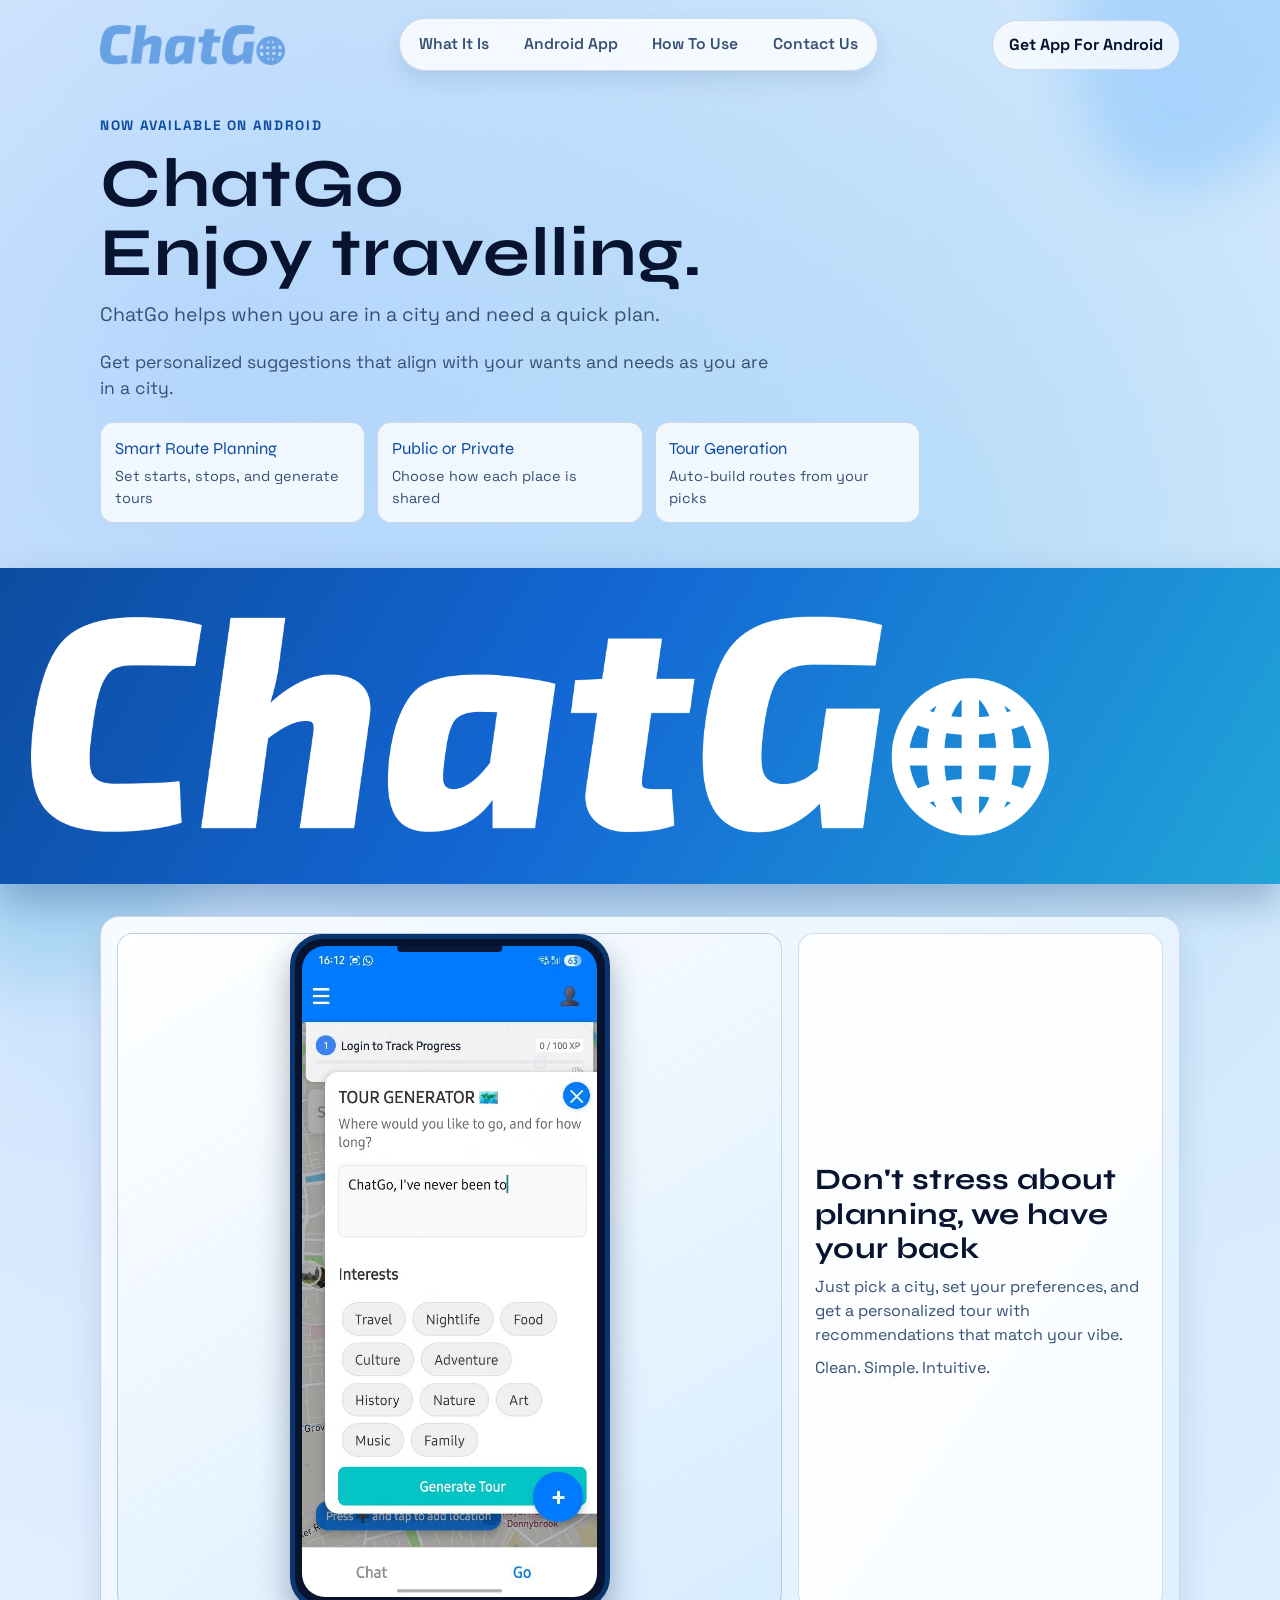
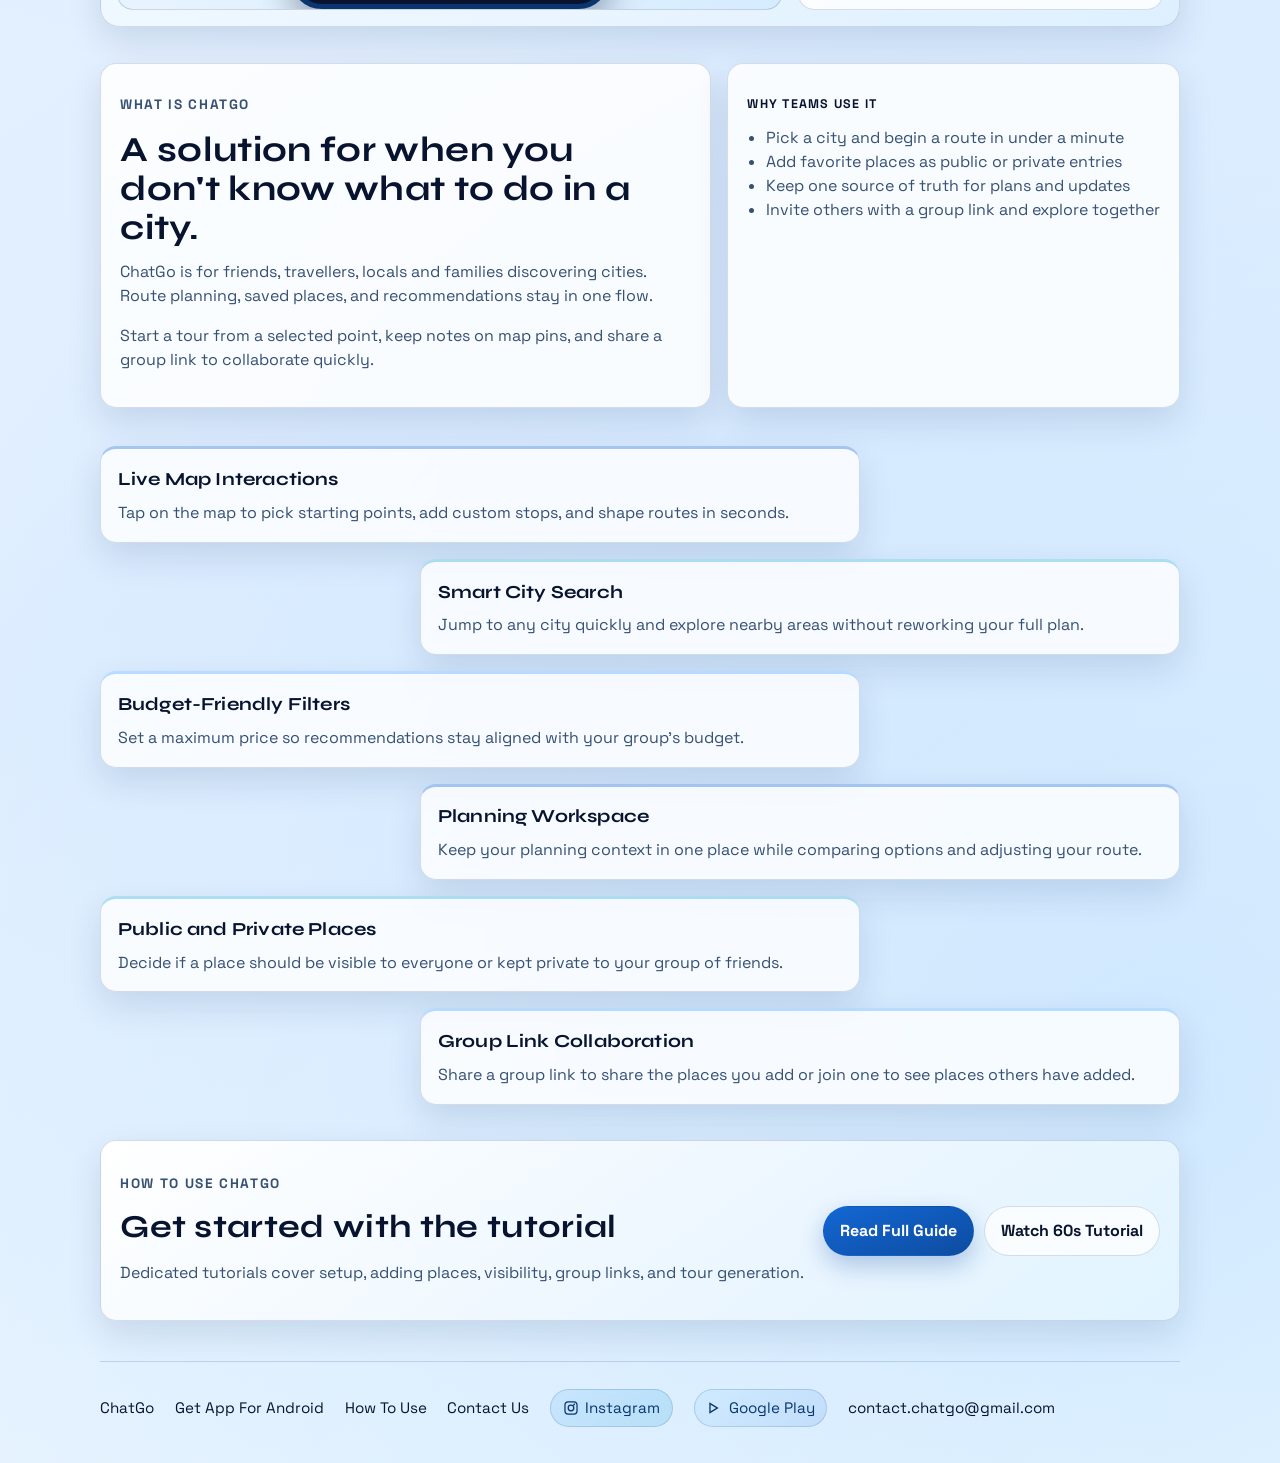
<file: index.html>
<!doctype html>
<html lang="en">
  <head>
    <meta charset="UTF-8" />
    <meta name="viewport" content="width=device-width, initial-scale=1.0" />
    <meta
      name="description"
      content="ChatGo turns your city into a live, social map. Build routes, discover spots, and share where to go next."
    />
    <title>ChatGo</title>
    <link rel="preconnect" href="https://fonts.googleapis.com" />
    <link rel="preconnect" href="https://fonts.gstatic.com" crossorigin />
    <link
      href="https://fonts.googleapis.com/css2?family=Syne:wght@500;700;800&family=Space+Grotesk:wght@400;500;700&display=swap"
      rel="stylesheet"
    />
    <link rel="stylesheet" href="./styles.css" />
    <link rel="icon" type="image/png" href="./img/favicon.png" />
    <link rel="apple-touch-icon" href="./img/favicon.png" />
  </head>
  <body>
    <div class="ambient ambient-top"></div>
    <div class="ambient ambient-bottom"></div>

    <header class="site-header reveal">
      <a href="#" class="brand" aria-label="ChatGo home">
        <img class="brand-logo" src="./img/index/logo/indexLogo.png" alt="ChatGo" />
      </a>
      <nav class="site-nav" aria-label="Primary">
        <a href="#what-is-chatgo">What It Is</a>
        <a href="./android.html">Android App</a>
        <a href="./how-to.html">How To Use</a>
        <a href="./contact.html">Contact Us</a>
      </nav>
      <a class="btn btn-outline" href="./android.html">Get App For Android</a>
    </header>

    <main>
      <section class="hero reveal">
        <p class="kicker">Now available on Android</p>
        <h1>ChatGo<br />Enjoy travelling.</h1>
        <div class="hero-copy-stack">
          <p class="hero-copy">
            ChatGo helps when you are in a city and need a quick plan.
          </p>
          <p class="hero-copy hero-copy-compact">
            Get personalized suggestions that align with your wants
            and needs as you are in a city.
          </p>
        </div>
        <div class="hero-highlights" aria-label="Product highlights">
          <article>
            <p class="value">Smart Route Planning</p>
            <p class="label">Set starts, stops, and generate tours</p>
          </article>
          <article>
            <p class="value">Public or Private</p>
            <p class="label">Choose how each place is shared</p>
          </article>
          <article>
            <p class="value">Tour Generation</p>
            <p class="label">Auto-build routes from your picks</p>
          </article>
        </div>
      </section>

      <section class="top-logo-panel reveal" aria-label="ChatGo brand panel">
        <img class="top-logo-image" src="./img/index/logo/horizontal%20big%20logo.png" alt="ChatGo" />
      </section>

      <section class="hero-showcase reveal" aria-label="Visual app preview">
        <figure class="showcase-screen">
          <div class="phone-frame" aria-hidden="true">
            <div class="phone-notch"></div>
            <img class="showcase-image" src="./img/index/main screen.jpg" alt="ChatGo app screen preview" />
          </div>
        </figure>
        <div class="showcase-copy">
          <h2>Don't stress about planning, 
            we have your back</h2>
          <p>
            Just pick a city, set your preferences, 
            and get a personalized tour 
            with recommendations that match your vibe.
          </p>
          <p>
            Clean. Simple. Intuitive.
          </p>
        </div>
      </section>

      <section id="what-is-chatgo" class="split reveal">
        <div class="split-copy">
          <p class="kicker">What Is ChatGo</p>
          <h2>A solution for when you don't know what to do in a city.</h2>
          <p>
            ChatGo is for friends, travellers, locals and families discovering cities.
            Route planning, saved places, and recommendations stay in one flow.
          </p>
          <p>
            Start a tour from a selected point, keep notes on map pins,
            and share a group link to collaborate quickly.
          </p>
        </div>
        <div class="split-panel">
          <p class="panel-label">Why teams use it</p>
          <ul>
            <li>Pick a city and begin a route in under a minute</li>
            <li>Add favorite places as public or private entries</li>
            <li>Keep one source of truth for plans and updates</li>
            <li>Invite others with a group link and explore together</li>
          </ul>
        </div>
      </section>

      <section class="feature-grid" aria-label="ChatGo features">
        <article class="feature-card reveal">
          <h2>Live Map Interactions</h2>
          <p>
            Tap on the map to pick starting points, add custom stops, and shape routes in seconds.
          </p>
        </article>
        <article class="feature-card reveal">
          <h2>Smart City Search</h2>
          <p>
            Jump to any city quickly and explore nearby areas without reworking your full plan.
          </p>
        </article>
        <article class="feature-card reveal">
          <h2>Budget-Friendly Filters</h2>
          <p>
            Set a maximum price so recommendations stay aligned with your group's budget.
          </p>
        </article>
        <article class="feature-card reveal">
          <h2>Planning Workspace</h2>
          <p>
            Keep your planning context in one place while comparing options and adjusting your route.
          </p>
        </article>
        <article class="feature-card reveal">
          <h2>Public and Private Places</h2>
          <p>
            Decide if a place should be visible to everyone or kept private to your group of friends.
          </p>
        </article>
        <article class="feature-card reveal">
          <h2>Group Link Collaboration</h2>
          <p>
            Share a group link to share the places you add or join one to see places others have added.
          </p>
        </article>
      </section>

      <section class="tutorial-teaser reveal" aria-label="Tutorial overview">
        <div>
          <p class="kicker">How To Use ChatGo</p>
          <h2>Get started with the tutorial</h2>
          <p>
            Dedicated tutorials cover setup, adding places, visibility,
            group links, and tour generation.
          </p>
        </div>
        <div class="tutorial-actions">
          <a class="btn btn-primary" href="./how-to.html">Read Full Guide</a>
          <a class="btn btn-outline" href="https://youtube.com/shorts/Ru880uUQqyM?feature=share" target="_blank" rel="noopener noreferrer">Watch 60s Tutorial</a>
        </div>
      </section>

    </main>

    <footer class="site-footer reveal">
      <p>ChatGo</p>
      <a href="./android.html">Get App For Android</a>
      <a href="./how-to.html">How To Use</a>
      <a href="./contact.html">Contact Us</a>
      <a class="social-link instagram-link" href="https://www.instagram.com/chatgo_tourism?igsh=anB2eDV4ZXRpM3I0" target="_blank" rel="noopener noreferrer" aria-label="ChatGo on Instagram">
        <svg class="social-icon" viewBox="0 0 24 24" aria-hidden="true" focusable="false">
          <path d="M7.8 2h8.4A5.8 5.8 0 0 1 22 7.8v8.4a5.8 5.8 0 0 1-5.8 5.8H7.8A5.8 5.8 0 0 1 2 16.2V7.8A5.8 5.8 0 0 1 7.8 2Zm0 1.9A3.9 3.9 0 0 0 3.9 7.8v8.4a3.9 3.9 0 0 0 3.9 3.9h8.4a3.9 3.9 0 0 0 3.9-3.9V7.8a3.9 3.9 0 0 0-3.9-3.9H7.8Zm8.95 1.45a1.3 1.3 0 1 1 0 2.6 1.3 1.3 0 0 1 0-2.6ZM12 6.85A5.15 5.15 0 1 1 6.85 12 5.15 5.15 0 0 1 12 6.85Zm0 1.9A3.25 3.25 0 1 0 15.25 12 3.25 3.25 0 0 0 12 8.75Z" />
        </svg>
        <span>Instagram</span>
      </a>
      <a class="social-link play-link" href="https://play.google.com/store/apps/details?id=com.chatgorn" target="_blank" rel="noopener noreferrer" aria-label="ChatGo on Google Play">
        <svg class="social-icon" viewBox="0 0 24 24" aria-hidden="true" focusable="false">
          <path d="M5 3.5v17L19 12 5 3.5Zm2 3.6L15.1 12 7 16.9V7.1Z" />
        </svg>
        <span>Google Play</span>
      </a>
      <a href="mailto:contact.chatgo@gmail.com">contact.chatgo@gmail.com</a>
    </footer>

    <script src="./script.js"></script>
  </body>
</html>
</file>
<file: styles.css>
:root {
  --bg: #edf5ff;
  --bg-soft: #dfeeff;
  --bg-tint: #f2fbff;
  --ink: #08142f;
  --muted: #365073;
  --brand: #1367d4;
  --brand-strong: #0d4ca0;
  --brand-soft: #5e9aeb;
  --brand-cyan: #21a5d8;
  --brand-teal: #2f8fb6;
  --brand-deep: #0a356e;
  --accent: #8ec6ff;
  --accent-ice: #b7e4ff;
  --accent-mist: #d7efff;
  --card: #ffffff;
  --line: rgba(13, 53, 112, 0.16);
  --shadow: 0 14px 34px rgba(11, 42, 87, 0.12);
}

* {
  box-sizing: border-box;
}

body {
  margin: 0;
  font-family: "Space Grotesk", sans-serif;
  background:
    radial-gradient(circle at 16% 12%, rgba(40, 133, 245, 0.24), transparent 44%),
    radial-gradient(circle at 72% 18%, rgba(33, 165, 216, 0.16), transparent 40%),
    radial-gradient(circle at 92% 88%, rgba(115, 185, 255, 0.24), transparent 46%),
    linear-gradient(145deg, var(--bg) 0%, var(--bg-soft) 58%, var(--bg-tint) 100%);
  color: var(--ink);
  min-height: 100vh;
  line-height: 1.5;
}

h1,
h2,
.brand-name {
  font-family: "Syne", sans-serif;
  margin: 0;
  letter-spacing: 0.01em;
}

a {
  color: inherit;
  text-decoration: none;
}

.site-header,
main,
.site-footer {
  width: min(1080px, calc(100% - 2.2rem));
  margin-inline: auto;
}

.site-header {
  display: flex;
  justify-content: space-between;
  align-items: center;
  gap: 1.1rem;
  padding-top: 1.15rem;
}

.site-nav {
  display: inline-flex;
  align-items: center;
  flex-wrap: wrap;
  justify-content: center;
  gap: 0.35rem;
  padding: 0.32rem;
  border-radius: 999px;
  border: 1px solid var(--line);
  background: rgba(255, 255, 255, 0.82);
  box-shadow: 0 10px 22px rgba(11, 42, 87, 0.1);
}

.site-nav a {
  font-size: 0.98rem;
  font-weight: 600;
  color: var(--muted);
  border-radius: 999px;
  padding: 0.52rem 0.9rem;
  transition: background-color 180ms ease, color 180ms ease;
}

.site-nav a:hover,
.site-nav a[aria-current='page'] {
  background: linear-gradient(145deg, rgba(19, 103, 212, 0.12), rgba(33, 165, 216, 0.14));
  color: var(--brand-strong);
}

.brand {
  display: inline-flex;
  align-items: center;
  gap: 0.65rem;
}

.brand-logo {
  display: block;
  height: 2.5rem;
  width: auto;
  object-fit: contain;
}

.brand-badge {
  width: 2rem;
  height: 2rem;
  border-radius: 0.6rem;
  display: inline-flex;
  align-items: center;
  justify-content: center;
  color: #fff;
  background: linear-gradient(160deg, var(--brand), var(--brand-soft));
  font-family: "Syne", sans-serif;
  font-weight: 800;
}

.brand-name {
  font-weight: 700;
  font-size: 1.1rem;
}

main {
  padding-bottom: 2.5rem;
}

.top-logo-panel {
  width: 100vw;
  margin-left: calc(50% - 50vw);
  margin-top: 2.8rem;
  margin-bottom: 2rem;
  padding: clamp(2rem, 4vw, 3rem) 0;
  border-radius: 0;
  background: linear-gradient(120deg, #0d4ca0 0%, #1367d4 44%, #21a5d8 100%);
  box-shadow: 0 18px 36px rgba(10, 53, 110, 0.3);
  display: flex;
  align-items: center;
  justify-content: center;
}

.top-logo-image {
  width: min(1120px, calc(100% - 2.2rem));
  height: auto;
  max-height: 220px;
  object-fit: contain;
  display: block;
  transform: translateX(-100px);
}

.hero {
  margin-top: 2.8rem;
  max-width: 820px;
}

.kicker {
  font-size: 0.85rem;
  text-transform: uppercase;
  letter-spacing: 0.12em;
  color: var(--brand-strong);
  font-weight: 700;
  margin-bottom: 0.9rem;
}

.hero h1 {
  font-size: clamp(2rem, 6vw, 4.3rem);
  line-height: 1;
  max-width: 12ch;
  margin-top: 0.35rem;
}

.hero-copy {
  margin-top: 1.25rem;
  font-size: clamp(1rem, 2.8vw, 1.22rem);
  color: var(--muted);
  max-width: 62ch;
}

.hero-copy-stack {
  margin-top: 0.75rem;
}

.hero-copy-stack .hero-copy {
  margin-top: 0;
}

.hero-copy-compact {
  margin-top: 0.45rem;
  font-size: clamp(0.95rem, 2.4vw, 1.1rem);
}

.hero-points {
  margin-top: 1rem;
  display: grid;
  grid-template-columns: repeat(3, minmax(0, 1fr));
  gap: 0.65rem;
}

.hero-points article {
  display: flex;
  align-items: flex-start;
  gap: 0.55rem;
  padding: 0.68rem 0.75rem;
  border-radius: 0.8rem;
  background: rgba(255, 255, 255, 0.72);
  border: 1px solid var(--line);
}

.hero-glyph {
  width: 1.6rem;
  height: 1.6rem;
  border-radius: 999px;
  display: inline-flex;
  align-items: center;
  justify-content: center;
  color: #fff;
  font-family: "Syne", sans-serif;
  font-size: 0.78rem;
  background: linear-gradient(165deg, var(--brand), var(--brand-soft));
  box-shadow: 0 7px 12px rgba(13, 76, 160, 0.2);
}

.hero-points .value {
  margin: 0;
  font-family: "Syne", sans-serif;
  color: var(--brand-strong);
  font-size: 0.95rem;
}

.hero-points .label {
  margin: 0.2rem 0 0;
  color: var(--muted);
  font-size: 0.84rem;
}

.hero-actions {
  display: flex;
  flex-wrap: wrap;
  gap: 0.7rem;
  margin-top: 1.4rem;
}

.btn {
  display: inline-flex;
  align-items: center;
  justify-content: center;
  min-height: 2.8rem;
  padding: 0.75rem 1rem;
  border-radius: 999px;
  border: 1px solid transparent;
  font-weight: 700;
  transition: transform 180ms ease, box-shadow 180ms ease, background-color 180ms ease;
}

.btn:hover {
  transform: translateY(-1px);
}

.btn-primary {
  background: linear-gradient(160deg, var(--brand), var(--brand-strong));
  color: #fff;
  box-shadow: 0 10px 24px rgba(13, 76, 160, 0.28);
}

.btn-ghost {
  border-color: var(--line);
  background: rgba(255, 255, 255, 0.6);
}

.btn-outline {
  border-color: var(--line);
  background: rgba(255, 255, 255, 0.75);
}

.hero-highlights {
  margin-top: 1.3rem;
  display: grid;
  grid-template-columns: repeat(3, minmax(0, 1fr));
  gap: 0.75rem;
}

.hero-highlights article {
  background: rgba(255, 255, 255, 0.8);
  border: 1px solid var(--line);
  border-radius: 0.85rem;
  padding: 0.8rem 0.85rem;
}

.hero-highlights .value {
  margin: 0;
  font-family: "Syne", sans-serif;
  font-size: 1.05rem;
  color: var(--brand-strong);
}

.hero-highlights .label {
  margin: 0.3rem 0 0;
  color: var(--muted);
  font-size: 0.9rem;
}

.hero-showcase {
  margin-top: 2rem;
  display: grid;
  grid-template-columns: minmax(0, 1.55fr) minmax(260px, 0.85fr);
  gap: 1rem;
  align-items: stretch;
  background: linear-gradient(125deg, #f6fbff 0%, #eaf5ff 58%, #def0ff 100%);
  border: 1px solid var(--line);
  border-radius: 1.2rem;
  box-shadow: var(--shadow);
  padding: 1rem;
}

.showcase-screen {
  margin: 0;
  min-height: 340px;
  border-radius: 1rem;
  border: 1px solid rgba(13, 53, 112, 0.2);
  background: linear-gradient(150deg, rgba(255, 255, 255, 0.95), rgba(206, 232, 255, 0.68));
  display: flex;
  align-items: center;
  justify-content: center;
  overflow: hidden;
}

.phone-frame {
  position: relative;
  width: min(100%, 320px);
  aspect-ratio: 9 / 19;
  border-radius: 2rem;
  border: 5px solid #0a356e;
  background: #08142f;
  padding: 0.45rem;
  box-shadow: 0 16px 32px rgba(8, 20, 47, 0.34);
  overflow: hidden;
}

.phone-notch {
  position: absolute;
  top: 0.35rem;
  left: 50%;
  transform: translateX(-50%);
  width: 34%;
  height: 0.5rem;
  border-radius: 999px;
  background: rgba(8, 20, 47, 0.95);
  z-index: 2;
}

.showcase-image {
  width: 100%;
  height: 100%;
  border-radius: 1.45rem;
  object-fit: cover;
}

.showcase-copy {
  border-radius: 1rem;
  border: 1px solid rgba(13, 53, 112, 0.16);
  background: rgba(255, 255, 255, 0.82);
  padding: 1rem;
  display: flex;
  flex-direction: column;
  justify-content: center;
}

.showcase-copy h2 {
  font-size: clamp(1.35rem, 2.8vw, 1.85rem);
  line-height: 1.16;
}

.showcase-copy p {
  margin: 0.55rem 0 0;
  color: var(--muted);
}

.split {
  margin-top: 2.2rem;
  display: grid;
  grid-template-columns: 1.35fr 1fr;
  gap: 1rem;
}

.split-copy,
.split-panel {
  background: rgba(255, 255, 255, 0.84);
  border: 1px solid var(--line);
  border-radius: 1rem;
  padding: 1.2rem;
  box-shadow: var(--shadow);
}

.split-copy h2 {
  font-size: clamp(1.4rem, 3.4vw, 2.2rem);
  line-height: 1.12;
  max-width: 20ch;
}

.split-copy p {
  color: var(--muted);
  margin-top: 0.75rem;
}

.split-panel ul {
  margin: 0.72rem 0 0;
  padding-left: 1.15rem;
  color: var(--muted);
}

.feature-grid {
  margin-top: 2.4rem;
  display: grid;
  grid-template-columns: 1fr;
  gap: 1rem;
}

.feature-card {
  width: min(100%, 760px);
  background: rgba(255, 255, 255, 0.8);
  backdrop-filter: blur(4px);
  border: 1px solid var(--line);
  border-radius: 1rem;
  padding: 1.05rem;
  box-shadow: var(--shadow);
}

.feature-card:nth-child(odd) {
  justify-self: start;
}

.feature-card:nth-child(even) {
  justify-self: end;
}

.feature-card:nth-child(3n + 1) {
  border-top: 3px solid rgba(19, 103, 212, 0.36);
}

.feature-card:nth-child(3n + 2) {
  border-top: 3px solid rgba(33, 165, 216, 0.34);
}

.feature-card:nth-child(3n) {
  border-top: 3px solid rgba(142, 198, 255, 0.6);
}

.feature-card h2 {
  font-size: 1.15rem;
  margin-bottom: 0.45rem;
}

.feature-card p {
  margin: 0;
  color: var(--muted);
}

.screenshots {
  margin-top: 2.2rem;
  background: rgba(255, 255, 255, 0.58);
  border: 1px solid var(--line);
  border-radius: 1rem;
  padding: 1.2rem;
  box-shadow: var(--shadow);
}

.section-heading h2 {
  font-size: clamp(1.4rem, 3.3vw, 2rem);
  line-height: 1.15;
}

.section-heading p {
  color: var(--muted);
  margin-top: 0.7rem;
}

.screenshots-strip {
  margin-top: 2.2rem;
  padding: 0.8rem 0 0;
}

.flow-ribbon {
  margin-top: 1rem;
  padding: 0.55rem;
  border-radius: 999px;
  border: 1px solid var(--line);
  background: rgba(255, 255, 255, 0.66);
  display: flex;
  align-items: center;
  flex-wrap: wrap;
  gap: 0.45rem;
}

.flow-ribbon p {
  margin: 0;
  padding: 0.35rem 0.75rem;
  border-radius: 999px;
  color: var(--muted);
  font-size: 0.9rem;
  background: rgba(255, 255, 255, 0.78);
}

.flow-ribbon span {
  display: inline-flex;
  align-items: center;
  justify-content: center;
  width: 1.35rem;
  height: 1.35rem;
  border-radius: 999px;
  margin-right: 0.32rem;
  font-size: 0.75rem;
  font-weight: 700;
  color: #fff;
  background: linear-gradient(165deg, var(--brand), var(--brand-soft));
}

.screenshots-strip .btn {
  margin-top: 1rem;
}

.shot-grid {
  margin-top: 1rem;
  display: grid;
  grid-template-columns: repeat(3, minmax(0, 1fr));
  gap: 0.95rem;
}

.shot-card {
  margin: 0;
  background: #fff;
  border: 1px solid var(--line);
  border-radius: 0.95rem;
  padding: 0.75rem;
}

.shot-frame {
  height: 360px;
  border-radius: 0.7rem;
  border: 2px dashed rgba(19, 103, 212, 0.28);
  background: linear-gradient(165deg, #edf5ff, #d6e8ff);
  display: flex;
  align-items: center;
  justify-content: center;
  text-align: center;
  color: #3a66a4;
  font-weight: 700;
}

.shot-card figcaption {
  margin-top: 0.6rem;
  color: var(--muted);
  font-size: 0.9rem;
}

.tutorial-teaser {
  margin-top: 2.2rem;
  background: linear-gradient(145deg, #ffffff, #ebf6ff 62%, #e1f4ff 100%);
  border: 1px solid var(--line);
  border-radius: 1rem;
  padding: 1.2rem;
  box-shadow: var(--shadow);
  display: flex;
  gap: 1rem;
  justify-content: space-between;
  align-items: center;
}

.tutorial-actions {
  display: flex;
  flex-wrap: wrap;
  gap: 0.6rem;
}

.tutorial-teaser h2 {
  font-size: clamp(1.35rem, 3.1vw, 2rem);
  line-height: 1.14;
}

.tutorial-teaser p {
  color: var(--muted);
}

.release {
  margin-top: 1.9rem;
  display: grid;
  grid-template-columns: 1.45fr 1fr;
  gap: 1rem;
}

.release-copy,
.release-panel {
  background: var(--card);
  border: 1px solid var(--line);
  border-radius: 1rem;
  padding: 1.25rem;
  box-shadow: var(--shadow);
}

.release-copy h2 {
  font-size: clamp(1.5rem, 4.2vw, 2.25rem);
  line-height: 1.08;
}

.release-copy p {
  color: var(--muted);
  margin-top: 0.8rem;
}

.release-panel {
  background: linear-gradient(170deg, #f2f9ff, #e9f7ff 52%, #fff 100%);
}

.panel-label {
  font-weight: 700;
  text-transform: uppercase;
  letter-spacing: 0.1em;
  font-size: 0.78rem;
}

.release-panel ul {
  margin: 0.7rem 0 0;
  padding-left: 1.1rem;
  color: var(--muted);
}

.release-help {
  margin-top: 0.8rem;
  color: var(--muted);
  font-size: 0.92rem;
}

.guide-intro {
  margin-top: 2.25rem;
  max-width: 78ch;
}

.guide-intro h2 {
  font-size: clamp(1.45rem, 3.5vw, 2.2rem);
  line-height: 1.14;
  max-width: 28ch;
}

.guide-intro p {
  color: var(--muted);
  margin-top: 0.65rem;
}

.flow-separator {
  margin: 1.2rem 0;
  height: 1.4rem;
  background:
    linear-gradient(90deg, transparent 0%, rgba(19, 103, 212, 0.25) 48%, transparent 100%),
    repeating-linear-gradient(90deg, transparent 0 26px, rgba(13, 76, 160, 0.2) 26px 28px);
  border-radius: 999px;
  opacity: 0.8;
}

.tutorial-section {
  margin-top: 0.4rem;
}

.tutorial-picker {
  margin-top: 0.8rem;
}

.tutorial-picker h2 {
  font-size: clamp(1.4rem, 3vw, 1.9rem);
  margin-top: 0.35rem;
}

.tutorial-choice-grid {
  margin-top: 0.9rem;
  display: grid;
  grid-template-columns: repeat(2, minmax(0, 1fr));
  gap: 0.85rem;
}

.tutorial-choice {
  display: block;
  border: 1px solid var(--line);
  border-radius: 0.95rem;
  padding: 0.9rem;
  background: rgba(255, 255, 255, 0.8);
  box-shadow: var(--shadow);
  transition: transform 180ms ease, border-color 180ms ease;
}

.tutorial-choice:hover {
  transform: translateY(-2px);
  border-color: rgba(19, 103, 212, 0.45);
}

.choice-title {
  margin: 0;
  font-family: "Syne", sans-serif;
  color: var(--brand-strong);
  font-size: 1rem;
}

.choice-copy {
  margin: 0.35rem 0 0;
  color: var(--muted);
  font-size: 0.92rem;
}

.tutorial-topic {
  background: rgba(255, 255, 255, 0.52);
  border: 1px solid var(--line);
  grid-template-columns: 88px minmax(0, 1fr) minmax(300px, 0.82fr);
  padding: 1rem;
}

.topic-steps {
  margin: 0.5rem 0 0;
  color: var(--muted);
  grid-template-columns: 88px minmax(0, 1fr);
}

.topic-steps li + li {
  margin-top: 0.42rem;
}

.topic-shots {
  margin-top: 0.95rem;
  display: grid;
  grid-template-columns: repeat(3, minmax(0, 1fr));
  gap: 0.75rem;
}

.topic-shots-four {
  grid-template-columns: repeat(4, minmax(0, 1fr));
}

.topic-shots .step-shot-frame {
  height: 300px;
}

.tutorial-section .section-heading {
  margin-bottom: 1rem;
}

.tutorial-section .section-heading h2 {
  font-size: clamp(1.45rem, 3.2vw, 2rem);
}

.tutorial-section .section-heading p {
  color: var(--muted);
}

.tutorial-step {
  position: relative;
  display: grid;
  grid-template-columns: 72px minmax(0, 1fr) minmax(300px, 0.82fr);
  align-items: start;
  gap: 1.1rem;
  margin-bottom: 0.9rem;
}

.hero + .tutorial-step {
  margin-top: 1.55rem;
}

.tutorial-step-text {
  grid-template-columns: 72px minmax(0, 1fr);
}

.tutorial-step::before {
  content: '';
  position: absolute;
  left: 72px;
  top: 0;
  bottom: 0;
  width: 2px;
  background: linear-gradient(to bottom, rgba(19, 103, 212, 0.46), rgba(19, 103, 212, 0.08));
}

.tutorial-step-reverse {
  grid-template-columns: 88px minmax(300px, 0.82fr) minmax(0, 1fr);
}

.tutorial-step-reverse .step-copy {
  order: 3;
}

.tutorial-step-reverse .step-shot {
  order: 2;
}

.step-meta {
  position: relative;
  z-index: 1;
  padding-top: 0.2rem;
  transform: translateX(-0.7rem);
  display: flex;
  flex-direction: column;
  align-items: center;
}

.step-number {
  width: 2.2rem;
  height: 2.2rem;
  border-radius: 999px;
  display: inline-flex;
  align-items: center;
  justify-content: center;
  background: linear-gradient(165deg, var(--brand), var(--brand-soft));
  color: #fff;
  font-family: "Syne", sans-serif;
  font-size: 0.92rem;
  font-weight: 700;
  box-shadow: 0 8px 14px rgba(13, 76, 160, 0.2);
}

.step-meta .panel-label {
  margin-top: 0.45rem;
  max-width: 7ch;
  text-align: center;
}

.step-copy h2 {
  font-size: clamp(1.38rem, 3.2vw, 2rem);
  line-height: 1.14;
  max-width: 24ch;
}

.step-copy h3 {
  margin: 0.7rem 0 0;
  font-family: "Syne", sans-serif;
  font-size: clamp(1.2rem, 2.5vw, 1.6rem);
  line-height: 1.16;
  max-width: 26ch;
}

.step-copy h3 + p {
  margin-top: 0.45rem;
}

.step-copy p {
  color: var(--muted);
  margin-top: 0.6rem;
}

.step-copy ul {
  margin: 0.6rem 0 0;
  color: var(--muted);
  padding-left: 1.1rem;
}

.step-shot {
  margin: 0;
  display: flex;
  flex-direction: column;
  align-items: center;
}

.step-shot-image {
  width: min(100%, 330px);
  aspect-ratio: 9 / 19;
  height: auto;
  border-radius: 1rem;
  border: 1px solid var(--line);
  object-fit: contain;
  background: linear-gradient(180deg, #f8fbff, #ecf4ff);
  box-shadow: var(--shadow);
}

.step-shot-media,
.step-shot-video {
  width: min(100%, 330px);
  aspect-ratio: 9 / 19;
  height: auto;
  border-radius: 1rem;
  border: 1px solid var(--line);
  object-fit: contain;
  background: linear-gradient(180deg, #f8fbff, #ecf4ff);
  box-shadow: var(--shadow);
}

.step-shot-frame {
  min-height: 440px;
  border-radius: 1rem;
  border: 2px dashed rgba(19, 103, 212, 0.34);
  background:
    linear-gradient(165deg, rgba(255, 255, 255, 0.98), rgba(227, 240, 255, 0.95)),
    repeating-linear-gradient(0deg, transparent 0 18px, rgba(19, 103, 212, 0.06) 18px 19px);
  display: flex;
  align-items: center;
  justify-content: center;
  color: #325e99;
  font-family: "Syne", sans-serif;
  font-size: 1.12rem;
  text-align: center;
  padding: 1rem;
  line-height: 1.28;
}

.step-shot figcaption {
  margin-top: 0.5rem;
  color: var(--muted);
  font-size: 0.9rem;
  text-align: center;
  max-width: 42ch;
}

.guide-checklist {
  margin-top: 2rem;
  padding: 1rem 0;
  border-top: 1px solid rgba(13, 53, 112, 0.2);
  border-bottom: 1px solid rgba(13, 53, 112, 0.2);
}

.guide-checklist ul {
  margin: 0.55rem 0 0;
  color: var(--muted);
  padding-left: 1.1rem;
}

.contact-section {
  margin-top: 2.2rem;
  background: rgba(255, 255, 255, 0.62);
  border: 1px solid var(--line);
  border-radius: 1rem;
  padding: 1.2rem;
  box-shadow: var(--shadow);
}

.contact-form {
  margin-top: 1rem;
  display: grid;
  grid-template-columns: repeat(2, minmax(0, 1fr));
  gap: 0.75rem;
}

.contact-form label {
  grid-column: span 2;
  font-size: 0.86rem;
  text-transform: uppercase;
  letter-spacing: 0.08em;
  color: var(--brand-strong);
  font-weight: 700;
}

.contact-form input,
.contact-form textarea {
  grid-column: span 2;
  width: 100%;
  border: 1px solid var(--line);
  border-radius: 0.7rem;
  padding: 0.72rem 0.8rem;
  font: inherit;
  color: var(--ink);
  background: rgba(255, 255, 255, 0.9);
}

.contact-form textarea {
  resize: vertical;
}

.contact-form button {
  margin-top: 0.4rem;
  width: fit-content;
}

.form-status {
  grid-column: span 2;
  font-size: 0.88rem;
  padding: 0.65rem 0.85rem;
  border-radius: 0.6rem;
  display: none;
}

.form-status:not(:empty) {
  display: block;
}

.form-status--success {
  background: rgba(34, 197, 94, 0.12);
  color: #166534;
  border: 1px solid rgba(34, 197, 94, 0.3);
}

.form-status--error {
  background: rgba(239, 68, 68, 0.12);
  color: #991b1b;
  border: 1px solid rgba(239, 68, 68, 0.3);
}

.guide-grid {
  margin-top: 2.2rem;
  display: grid;
  grid-template-columns: repeat(2, minmax(0, 1fr));
  gap: 1rem;
}

.guide-card {
  background: rgba(255, 255, 255, 0.84);
  border: 1px solid var(--line);
  border-radius: 1rem;
  padding: 1.15rem;
  box-shadow: var(--shadow);
}

.guide-card h2 {
  font-size: clamp(1.3rem, 2.7vw, 1.7rem);
  line-height: 1.18;
}

.guide-card p {
  color: var(--muted);
}

.site-footer {
  display: flex;
  justify-content: flex-start;
  gap: 1.3rem;
  align-items: center;
  padding: 1.2rem 0 1.8rem;
  border-top: 1px solid var(--line);
  font-size: 0.95rem;
}

.social-link {
  display: inline-flex;
  align-items: center;
  gap: 0.42rem;
  border-radius: 999px;
  padding: 0.42rem 0.72rem;
  border: 1px solid var(--line);
  transition: transform 180ms ease, box-shadow 180ms ease, color 180ms ease;
}

.social-link:hover {
  transform: translateY(-1px);
}

.instagram-link {
  color: var(--brand-deep);
  background: linear-gradient(145deg, rgba(142, 198, 255, 0.26), rgba(33, 165, 216, 0.2));
}

.instagram-link:hover {
  box-shadow: 0 9px 18px rgba(13, 76, 160, 0.2);
}

.play-link {
  color: var(--brand-deep);
  background: linear-gradient(145deg, rgba(183, 228, 255, 0.34), rgba(94, 154, 235, 0.2));
}

.play-link:hover {
  box-shadow: 0 9px 18px rgba(13, 76, 160, 0.18);
}

.social-icon {
  width: 1rem;
  height: 1rem;
  fill: currentColor;
  flex-shrink: 0;
}

.ambient {
  position: fixed;
  z-index: -1;
  width: 280px;
  height: 280px;
  pointer-events: none;
  border-radius: 30% 70% 65% 35% / 40% 36% 64% 60%;
  filter: blur(28px);
  opacity: 0.45;
}

.ambient-top {
  top: -90px;
  right: -70px;
  background: rgba(44, 147, 255, 0.5);
}

.ambient-bottom {
  left: -70px;
  bottom: -90px;
  background: rgba(58, 168, 214, 0.45);
}

.reveal {
  opacity: 0;
  transform: translateY(12px);
}

.reveal.is-visible {
  opacity: 1;
  transform: translateY(0);
  transition: opacity 520ms ease, transform 520ms ease;
}

@media (max-width: 840px) {
  .site-header {
    flex-wrap: wrap;
  }

  .top-logo-panel {
    margin-top: 0.7rem;
  }

  .top-logo-image {
    width: calc(100% - 1.2rem);
    max-height: 120px;
    transform: translateX(-40px);
  }

  .site-nav {
    order: 3;
    width: 100%;
    justify-content: flex-start;
    border-radius: 0.95rem;
  }

  .hero-highlights,
  .hero-points,
  .tutorial-choice-grid,
  .topic-shots,
  .topic-shots-four,
  .guide-grid,
  .shot-grid {
    grid-template-columns: 1fr;
  }

  .flow-ribbon {
    border-radius: 1rem;
  }

  .tutorial-step,
  .tutorial-step-reverse {
    grid-template-columns: 1fr;
    gap: 0.8rem;
  }

  .tutorial-step-text {
    grid-template-columns: 1fr;
  }

  .tutorial-step::before {
    display: none;
  }

  .step-meta {
    display: flex;
    align-items: center;
    gap: 0.6rem;
    transform: none;
  }

  .step-meta .panel-label {
    margin-top: 0;
    max-width: none;
    text-align: left;
  }

  .tutorial-step-reverse .step-copy,
  .tutorial-step-reverse .step-shot {
    order: unset;
  }

  .split {
    grid-template-columns: 1fr;
  }

  .hero-showcase {
    grid-template-columns: 1fr;
  }

  .showcase-screen {
    min-height: 280px;
  }

  .phone-frame {
    width: min(100%, 280px);
  }

  .tutorial-teaser {
    flex-direction: column;
    align-items: flex-start;
  }

  .tutorial-actions {
    width: 100%;
  }

  .feature-card {
    width: 100%;
    justify-self: stretch;
  }

  .release {
    grid-template-columns: 1fr;
  }
}

@media (max-width: 540px) {
  .site-header,
  main,
  .site-footer {
    width: min(1080px, calc(100% - 1.2rem));
  }

  .top-logo-image {
    transform: translateX(-20px);
  }

  .site-footer {
    flex-direction: column;
    align-items: flex-start;
    gap: 0.45rem;
  }

  .hero {
    margin-top: 1.8rem;
  }

  .shot-frame {
    height: 290px;
  }

  .step-shot-frame {
    min-height: 360px;
  }

  .step-shot-image {
    width: min(100%, 290px);
  }

  .step-shot-media,
  .step-shot-video {
    width: min(100%, 290px);
  }

  .btn {
    width: 100%;
  }

  .hero-actions {
    width: 100%;
  }
}
</file>
